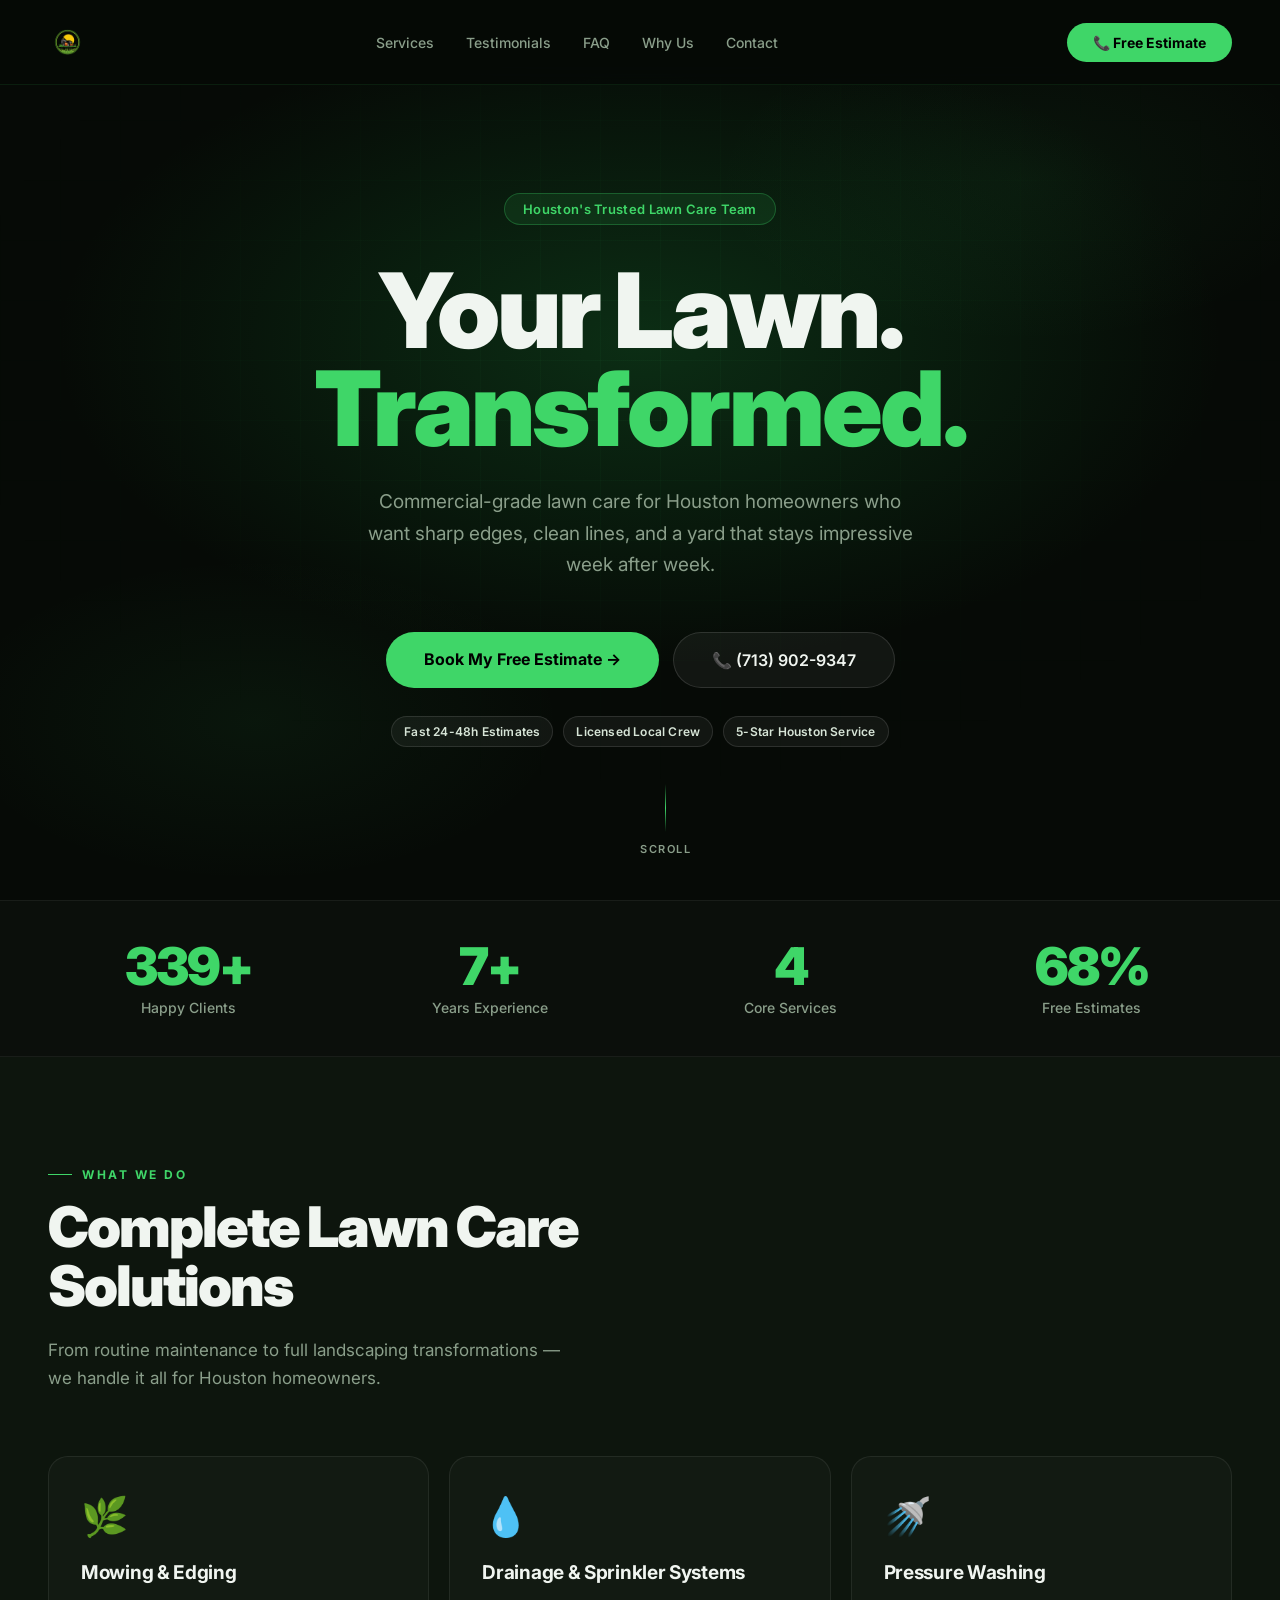
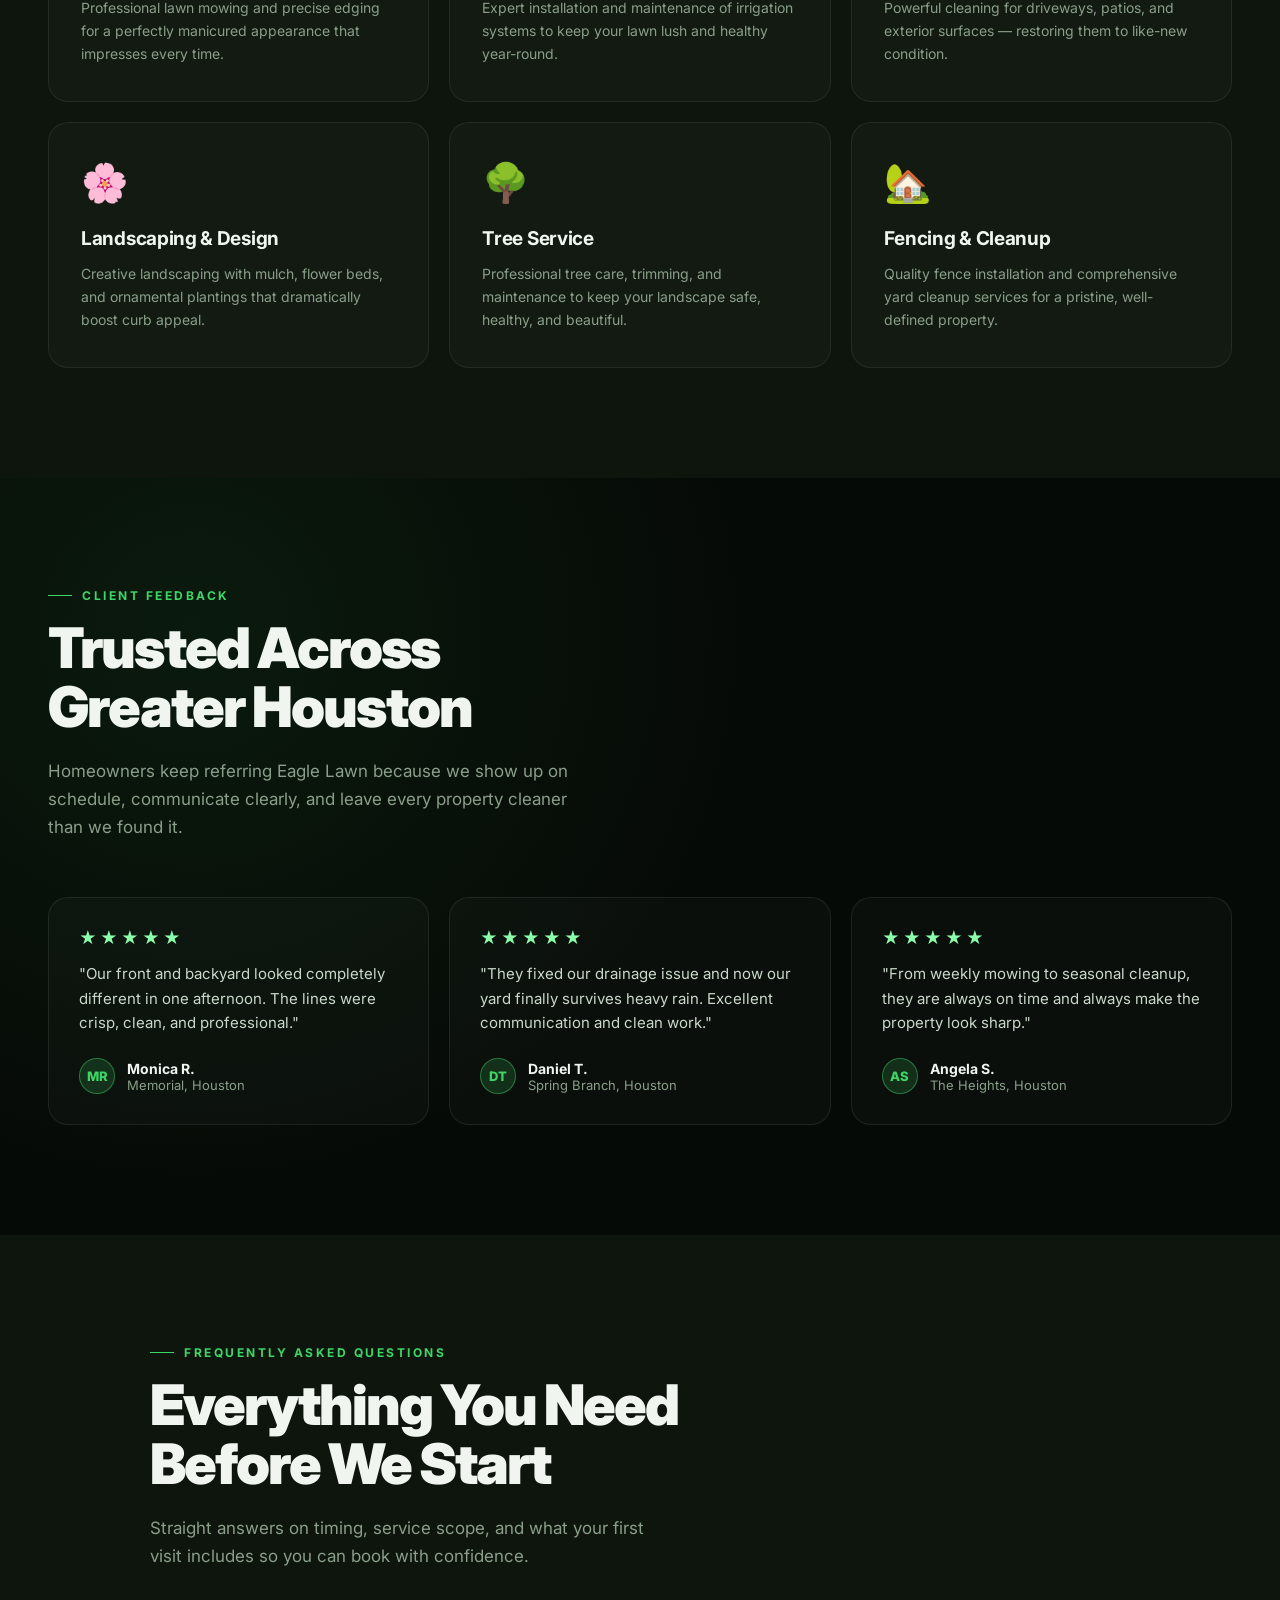
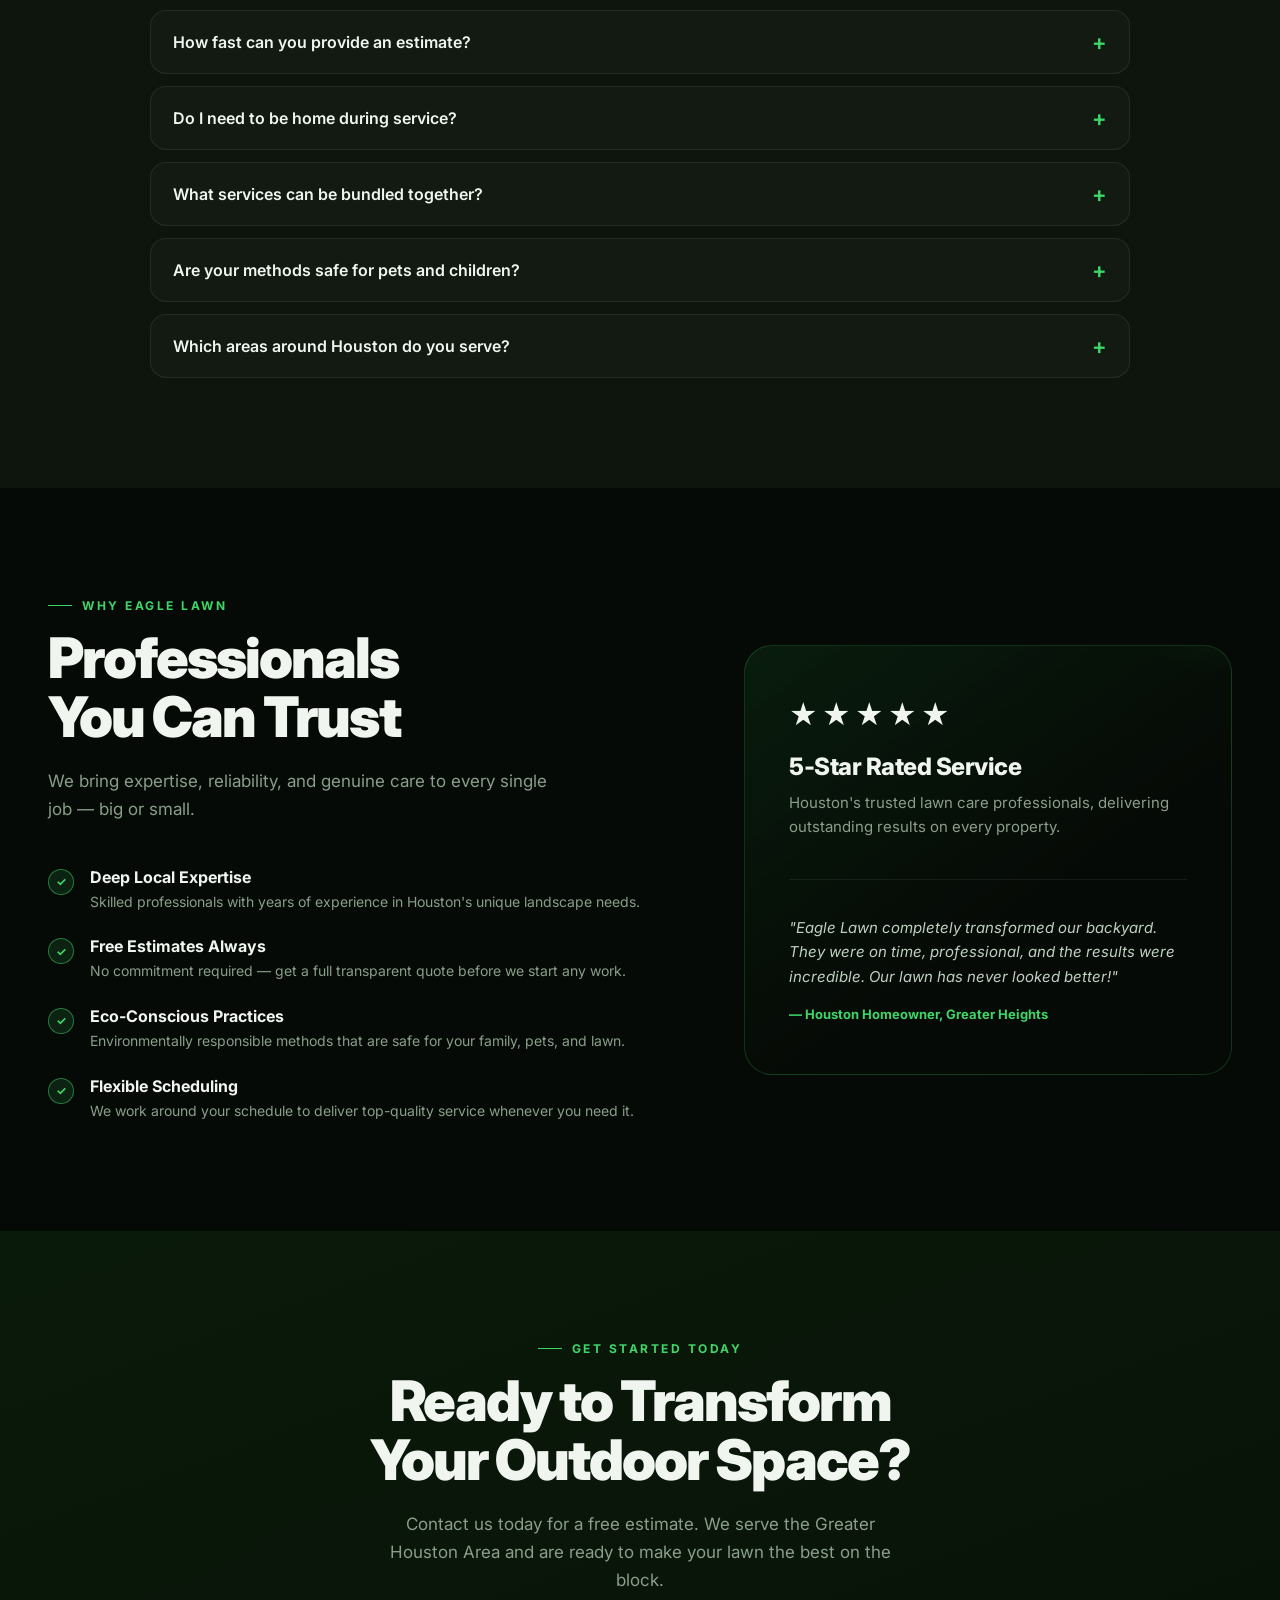
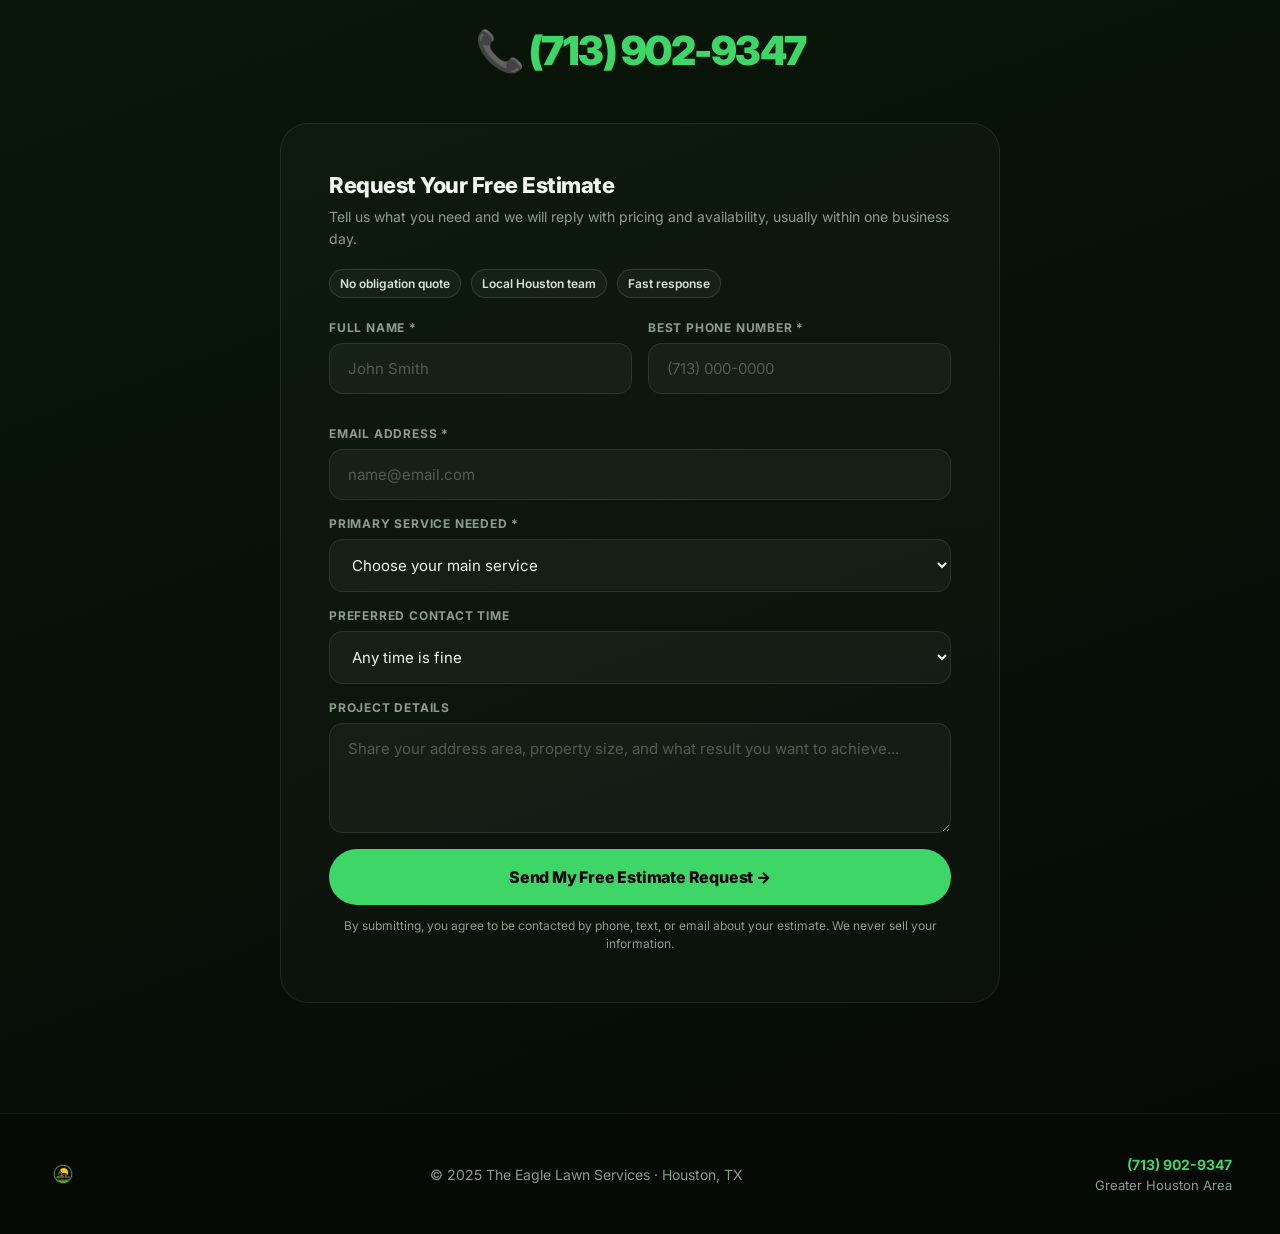
<file: public/index.html>
<!DOCTYPE html>
<html lang="en">
<head>
    <meta charset="UTF-8">
    <meta name="viewport" content="width=device-width, initial-scale=1.0">
    <title>The Eagle Lawn Services | Houston, TX</title>
    <link rel="preconnect" href="https://fonts.googleapis.com">
    <link href="https://fonts.googleapis.com/css2?family=Inter:wght@300;400;500;600;700;900&display=swap" rel="stylesheet">
    <style>
        *, *::before, *::after { box-sizing: border-box; margin: 0; padding: 0; }

        :root {
            --green: #3fd668;
            --green-dark: #1a8a3a;
            --bg: #060a06;
            --bg2: #0d150d;
            --text: #f0f5f0;
            --muted: #8a9e8a;
        }

        html { scroll-behavior: smooth; }

        body {
            font-family: 'Inter', sans-serif;
            background: var(--bg);
            color: var(--text);
            overflow-x: hidden;
        }

        /* ── NAV ── */
        nav {
            position: fixed;
            top: 0; left: 0; right: 0;
            z-index: 100;
            padding: 16px 48px;
            display: flex;
            align-items: center;
            justify-content: space-between;
            background: rgba(6,10,6,0.88);
            backdrop-filter: blur(16px);
            border-bottom: 1px solid rgba(63,214,104,0.1);
            transition: border-color 0.3s;
        }

        nav img { height: 52px; }

        nav .nav-links {
            display: flex;
            gap: 32px;
            list-style: none;
        }

        nav .nav-links a {
            color: var(--muted);
            text-decoration: none;
            font-size: 14px;
            font-weight: 500;
            transition: color 0.2s;
        }

        nav .nav-links a:hover { color: var(--text); }

        nav .cta-btn {
            background: var(--green);
            color: #000;
            padding: 11px 26px;
            border-radius: 999px;
            font-weight: 700;
            font-size: 14px;
            text-decoration: none;
            transition: transform 0.2s, box-shadow 0.2s;
        }

        nav .cta-btn:hover {
            transform: scale(1.05);
            box-shadow: 0 0 24px rgba(63,214,104,0.45);
        }

        .mobile-menu-toggle {
            display: none;
            width: 42px;
            height: 42px;
            border-radius: 10px;
            border: 1px solid rgba(255,255,255,0.15);
            background: rgba(255,255,255,0.04);
            align-items: center;
            justify-content: center;
            flex-direction: column;
            gap: 5px;
            cursor: pointer;
        }

        .mobile-menu-toggle span {
            width: 18px;
            height: 2px;
            background: var(--text);
            border-radius: 999px;
            transition: transform 0.25s ease, opacity 0.25s ease;
        }

        .mobile-menu-toggle.active span:nth-child(1) { transform: translateY(7px) rotate(45deg); }
        .mobile-menu-toggle.active span:nth-child(2) { opacity: 0; }
        .mobile-menu-toggle.active span:nth-child(3) { transform: translateY(-7px) rotate(-45deg); }

        .mobile-menu {
            position: fixed;
            top: 84px;
            left: 0;
            right: 0;
            z-index: 99;
            background: rgba(8,14,8,0.96);
            backdrop-filter: blur(16px);
            border-bottom: 1px solid rgba(63,214,104,0.15);
            padding: 18px 20px 24px;
            display: flex;
            flex-direction: column;
            gap: 10px;
            transform: translateY(-14px);
            opacity: 0;
            pointer-events: none;
            transition: transform 0.25s ease, opacity 0.25s ease;
        }

        .mobile-menu.open {
            transform: translateY(0);
            opacity: 1;
            pointer-events: auto;
        }

        .mobile-menu a {
            color: var(--text);
            text-decoration: none;
            font-weight: 600;
            font-size: 15px;
            padding: 12px 4px;
            border-bottom: 1px solid rgba(255,255,255,0.06);
        }

        .mobile-menu .mobile-cta {
            margin-top: 8px;
            border: none;
            background: var(--green);
            color: #031004;
            text-align: center;
            border-radius: 999px;
            font-weight: 800;
            padding: 13px 18px;
        }

        /* ── HERO ── */
        .hero {
            min-height: 100vh;
            display: flex;
            align-items: center;
            justify-content: center;
            flex-direction: column;
            text-align: center;
            padding: 140px 24px 100px;
            position: relative;
            overflow: hidden;
        }

        .hero-bg-glow {
            position: absolute;
            inset: 0;
            background:
                radial-gradient(ellipse 70% 55% at 50% 38%, rgba(26,138,58,0.28) 0%, transparent 65%),
                radial-gradient(ellipse 40% 30% at 20% 80%, rgba(63,214,104,0.06) 0%, transparent 60%),
                radial-gradient(ellipse 40% 30% at 80% 20%, rgba(63,214,104,0.06) 0%, transparent 60%);
            pointer-events: none;
        }

        /* Animated grid lines */
        .hero-grid {
            position: absolute;
            inset: 0;
            background-image:
                linear-gradient(rgba(63,214,104,0.04) 1px, transparent 1px),
                linear-gradient(90deg, rgba(63,214,104,0.04) 1px, transparent 1px);
            background-size: 60px 60px;
            mask-image: radial-gradient(ellipse 80% 70% at 50% 40%, black 0%, transparent 70%);
            pointer-events: none;
        }

        .hero-content { position: relative; z-index: 1; }

        .hero-badge {
            display: inline-flex;
            align-items: center;
            gap: 8px;
            background: rgba(63,214,104,0.1);
            border: 1px solid rgba(63,214,104,0.28);
            border-radius: 999px;
            padding: 7px 18px;
            font-size: 13px;
            color: var(--green);
            margin-bottom: 36px;
            font-weight: 600;
            opacity: 0;
            animation: fadeUp 0.9s 0.2s forwards;
            letter-spacing: 0.3px;
        }

        .hero h1 {
            font-size: clamp(52px, 9vw, 104px);
            font-weight: 900;
            line-height: 0.95;
            letter-spacing: -3px;
            margin-bottom: 28px;
            opacity: 0;
            animation: fadeUp 0.9s 0.4s forwards;
        }

        .hero h1 span { color: var(--green); }

        .hero p {
            font-size: clamp(16px, 2.2vw, 19px);
            color: var(--muted);
            max-width: 560px;
            line-height: 1.65;
            margin: 0 auto 52px;
            opacity: 0;
            animation: fadeUp 0.9s 0.6s forwards;
        }

        .hero-buttons {
            display: flex;
            gap: 14px;
            flex-wrap: wrap;
            justify-content: center;
            opacity: 0;
            animation: fadeUp 0.9s 0.8s forwards;
        }

        .hero-trust {
            margin-top: 28px;
            display: flex;
            justify-content: center;
            gap: 10px;
            flex-wrap: wrap;
            opacity: 0;
            animation: fadeUp 0.9s 1s forwards;
        }

        .hero-trust span {
            font-size: 12px;
            font-weight: 600;
            color: #d7e5d7;
            background: rgba(255,255,255,0.05);
            border: 1px solid rgba(255,255,255,0.11);
            border-radius: 999px;
            padding: 7px 12px;
            letter-spacing: 0.2px;
        }

        .btn-primary {
            background: var(--green);
            color: #000;
            padding: 17px 38px;
            border-radius: 999px;
            font-weight: 700;
            font-size: 16px;
            text-decoration: none;
            transition: transform 0.2s, box-shadow 0.2s;
            display: inline-block;
        }

        .btn-primary:hover {
            transform: translateY(-2px) scale(1.03);
            box-shadow: 0 8px 32px rgba(63,214,104,0.5);
        }

        .btn-secondary {
            background: rgba(255,255,255,0.05);
            color: var(--text);
            padding: 17px 38px;
            border-radius: 999px;
            font-weight: 600;
            font-size: 16px;
            text-decoration: none;
            border: 1px solid rgba(255,255,255,0.12);
            transition: background 0.2s, border-color 0.2s;
            display: inline-block;
        }

        .btn-secondary:hover {
            background: rgba(255,255,255,0.09);
            border-color: rgba(255,255,255,0.2);
        }

        .scroll-indicator {
            position: absolute;
            bottom: 44px;
            left: 50%;
            transform: translateX(-50%);
            opacity: 0;
            animation: fadeUp 1s 1.6s forwards;
            display: flex;
            flex-direction: column;
            align-items: center;
            gap: 10px;
            color: var(--muted);
            font-size: 11px;
            font-weight: 600;
            letter-spacing: 1.5px;
            text-transform: uppercase;
        }

        .scroll-indicator .line {
            width: 1px;
            height: 48px;
            background: linear-gradient(to bottom, transparent, var(--green), transparent);
            animation: lineFlow 2.4s ease-in-out infinite;
        }

        /* ── STATS TICKER ── */
        .stats-bar {
            border-top: 1px solid rgba(255,255,255,0.06);
            border-bottom: 1px solid rgba(255,255,255,0.06);
            background: rgba(255,255,255,0.02);
            padding: 40px 48px;
            display: grid;
            grid-template-columns: repeat(4, 1fr);
            gap: 20px;
            text-align: center;
        }

        .stat-item {
            opacity: 0;
            transform: translateY(20px);
            transition: all 0.6s ease;
        }

        .stat-item.visible { opacity: 1; transform: none; }

        .stat-item .number {
            font-size: 52px;
            font-weight: 900;
            color: var(--green);
            line-height: 1;
            letter-spacing: -2px;
        }

        .stat-item .label {
            font-size: 14px;
            color: var(--muted);
            margin-top: 6px;
            font-weight: 500;
        }

        /* ── SECTIONS ── */
        section { padding: 110px 48px; }

        .section-label {
            font-size: 12px;
            font-weight: 700;
            color: var(--green);
            text-transform: uppercase;
            letter-spacing: 2.5px;
            margin-bottom: 16px;
            display: flex;
            align-items: center;
            gap: 10px;
        }

        .section-label::before {
            content: '';
            display: block;
            width: 24px;
            height: 1px;
            background: var(--green);
        }

        .section-title {
            font-size: clamp(34px, 5vw, 56px);
            font-weight: 900;
            letter-spacing: -2px;
            line-height: 1.05;
            margin-bottom: 20px;
        }

        .section-subtitle {
            font-size: 17px;
            color: var(--muted);
            max-width: 520px;
            line-height: 1.65;
        }

        /* ── SERVICES ── */
        .services { background: var(--bg2); }

        .services-inner { max-width: 1240px; margin: 0 auto; }

        .services-header {
            margin-bottom: 64px;
            opacity: 0;
            transform: translateY(30px);
            transition: all 0.7s ease;
        }

        .services-header.visible { opacity: 1; transform: none; }

        .services-grid {
            display: grid;
            grid-template-columns: repeat(3, 1fr);
            gap: 20px;
        }

        .service-card {
            background: rgba(255,255,255,0.025);
            border: 1px solid rgba(255,255,255,0.07);
            border-radius: 20px;
            padding: 36px 32px;
            transition: border-color 0.3s, transform 0.3s, background 0.3s, box-shadow 0.3s;
            opacity: 0;
            transform: translateY(40px);
            position: relative;
            overflow: hidden;
        }

        .service-card::before {
            content: '';
            position: absolute;
            top: 0; left: 0; right: 0;
            height: 2px;
            background: linear-gradient(90deg, transparent, var(--green), transparent);
            opacity: 0;
            transition: opacity 0.3s;
        }

        .service-card:hover::before { opacity: 1; }

        .service-card.visible { opacity: 1; transform: none; }

        .service-card:hover {
            border-color: rgba(63,214,104,0.25);
            background: rgba(63,214,104,0.04);
            transform: translateY(-6px);
            box-shadow: 0 20px 40px rgba(0,0,0,0.3);
        }

        .service-icon {
            font-size: 38px;
            margin-bottom: 22px;
            display: block;
        }

        .service-card h3 {
            font-size: 19px;
            font-weight: 700;
            margin-bottom: 12px;
            letter-spacing: -0.3px;
        }

        .service-card p {
            font-size: 14px;
            color: var(--muted);
            line-height: 1.65;
        }

        /* ── TESTIMONIALS ── */
        .testimonials {
            background: radial-gradient(circle at 15% 20%, rgba(63,214,104,0.08) 0%, transparent 45%), var(--bg);
        }

        .testimonials-inner {
            max-width: 1240px;
            margin: 0 auto;
        }

        .testimonials-header {
            margin-bottom: 56px;
        }

        .testimonials-grid {
            display: grid;
            grid-template-columns: repeat(3, 1fr);
            gap: 20px;
        }

        .testimonial-card {
            background: rgba(255,255,255,0.025);
            border: 1px solid rgba(255,255,255,0.08);
            border-radius: 20px;
            padding: 30px;
            transition: transform 0.3s ease, border-color 0.3s ease, background 0.3s ease;
        }

        .testimonial-card:hover {
            transform: translateY(-6px);
            border-color: rgba(63,214,104,0.28);
            background: rgba(63,214,104,0.045);
        }

        .testimonial-stars {
            letter-spacing: 3px;
            color: #8bffac;
            font-size: 17px;
            margin-bottom: 14px;
        }

        .testimonial-quote {
            color: #cad8ca;
            line-height: 1.65;
            font-size: 15px;
            margin-bottom: 22px;
        }

        .testimonial-meta {
            display: flex;
            align-items: center;
            gap: 12px;
        }

        .avatar-pill {
            width: 36px;
            height: 36px;
            border-radius: 50%;
            background: rgba(63,214,104,0.16);
            border: 1px solid rgba(63,214,104,0.45);
            display: flex;
            align-items: center;
            justify-content: center;
            font-size: 13px;
            font-weight: 800;
            color: var(--green);
            flex-shrink: 0;
        }

        .testimonial-name {
            font-size: 14px;
            font-weight: 700;
        }

        .testimonial-location {
            font-size: 13px;
            color: var(--muted);
        }

        /* ── FAQ ── */
        .faq {
            background: var(--bg2);
        }

        .faq-inner {
            max-width: 980px;
            margin: 0 auto;
        }

        .faq-list {
            margin-top: 40px;
            display: flex;
            flex-direction: column;
            gap: 12px;
        }

        .faq-item {
            background: rgba(255,255,255,0.025);
            border: 1px solid rgba(255,255,255,0.08);
            border-radius: 16px;
            overflow: hidden;
        }

        .faq-trigger {
            width: 100%;
            background: none;
            color: var(--text);
            border: none;
            text-align: left;
            font-family: inherit;
            font-size: 16px;
            font-weight: 600;
            padding: 20px 22px;
            cursor: pointer;
            display: flex;
            align-items: center;
            justify-content: space-between;
            gap: 14px;
        }

        .faq-icon {
            font-size: 22px;
            line-height: 1;
            color: var(--green);
            transition: transform 0.2s ease;
        }

        .faq-item.open .faq-icon {
            transform: rotate(45deg);
        }

        .faq-content {
            max-height: 0;
            overflow: hidden;
            transition: max-height 0.32s ease;
        }

        .faq-content p {
            padding: 0 22px 20px;
            color: var(--muted);
            font-size: 15px;
            line-height: 1.7;
        }

        /* ── REVEAL HELPERS ── */
        .reveal {
            opacity: 0;
            transform: translateY(28px);
            transition: opacity 0.62s ease, transform 0.62s ease;
        }

        .reveal.visible {
            opacity: 1;
            transform: none;
        }

        /* ── WHY US ── */
        .why-us-inner {
            max-width: 1240px;
            margin: 0 auto;
            display: grid;
            grid-template-columns: 1.1fr 0.9fr;
            gap: 100px;
            align-items: center;
        }

        .why-us-text {
            opacity: 0;
            transform: translateX(-40px);
            transition: all 0.7s ease;
        }

        .why-us-text.visible { opacity: 1; transform: none; }

        .why-us-list {
            margin-top: 44px;
            display: flex;
            flex-direction: column;
            gap: 24px;
        }

        .why-item {
            display: flex;
            align-items: flex-start;
            gap: 16px;
            opacity: 0;
            transform: translateX(-20px);
            transition: all 0.5s ease;
        }

        .why-item.visible { opacity: 1; transform: none; }

        .why-item .check {
            width: 26px;
            height: 26px;
            border-radius: 50%;
            background: rgba(63,214,104,0.12);
            border: 1px solid rgba(63,214,104,0.5);
            color: var(--green);
            display: flex;
            align-items: center;
            justify-content: center;
            font-size: 12px;
            font-weight: 700;
            flex-shrink: 0;
            margin-top: 2px;
        }

        .why-item-text strong {
            font-size: 16px;
            font-weight: 700;
            display: block;
            margin-bottom: 4px;
        }

        .why-item-text span {
            font-size: 14px;
            color: var(--muted);
            line-height: 1.55;
        }

        .why-us-visual {
            opacity: 0;
            transform: translateX(40px);
            transition: all 0.7s ease 0.15s;
        }

        .why-us-visual.visible { opacity: 1; transform: none; }

        .glow-card {
            background: linear-gradient(145deg, rgba(26,138,58,0.15) 0%, rgba(6,10,6,0.5) 60%);
            border: 1px solid rgba(63,214,104,0.2);
            border-radius: 28px;
            padding: 52px 44px;
            position: relative;
            overflow: hidden;
        }

        .glow-card::before {
            content: '';
            position: absolute;
            top: -60%;
            right: -30%;
            width: 300px;
            height: 300px;
            border-radius: 50%;
            background: radial-gradient(circle, rgba(63,214,104,0.12) 0%, transparent 65%);
            pointer-events: none;
        }

        .stars {
            font-size: 28px;
            letter-spacing: 4px;
            margin-bottom: 20px;
        }

        .glow-card .big-label {
            font-size: 24px;
            font-weight: 800;
            margin-bottom: 10px;
            letter-spacing: -0.5px;
        }

        .glow-card .sub-label {
            font-size: 15px;
            color: var(--muted);
            line-height: 1.6;
        }

        .review-block {
            margin-top: 40px;
            padding-top: 36px;
            border-top: 1px solid rgba(255,255,255,0.07);
        }

        .review-block .quote {
            font-size: 15px;
            color: #c0d0c0;
            font-style: italic;
            line-height: 1.65;
            margin-bottom: 16px;
        }

        .review-block .author {
            font-size: 13px;
            font-weight: 700;
            color: var(--green);
        }

        /* ── CTA ── */
        .cta-section {
            background: linear-gradient(160deg, #0a1a0a 0%, #060a06 100%);
            text-align: center;
        }

        .cta-inner {
            max-width: 720px;
            margin: 0 auto;
            opacity: 0;
            transform: translateY(40px);
            transition: all 0.7s ease;
        }

        .cta-inner.visible { opacity: 1; transform: none; }

        .phone-link {
            display: inline-flex;
            align-items: center;
            gap: 12px;
            font-size: clamp(28px, 5vw, 40px);
            font-weight: 900;
            color: var(--green);
            text-decoration: none;
            letter-spacing: -1.5px;
            margin: 32px 0 48px;
            transition: opacity 0.2s, transform 0.2s;
        }

        .phone-link:hover {
            opacity: 0.85;
            transform: scale(1.02);
        }

        /* ── FORM ── */
        .contact-form {
            background: rgba(255,255,255,0.025);
            border: 1px solid rgba(255,255,255,0.08);
            border-radius: 28px;
            padding: 48px;
            text-align: left;
        }

        .contact-form h3 {
            font-size: 22px;
            font-weight: 800;
            margin-bottom: 8px;
            letter-spacing: -0.5px;
        }

        .form-intro {
            font-size: 14px;
            color: var(--muted);
            line-height: 1.6;
            margin-bottom: 18px;
        }

        .form-trust {
            display: flex;
            gap: 10px;
            flex-wrap: wrap;
            margin-bottom: 22px;
        }

        .form-trust span {
            font-size: 12px;
            font-weight: 600;
            color: #d4e4d4;
            background: rgba(255,255,255,0.04);
            border: 1px solid rgba(255,255,255,0.12);
            border-radius: 999px;
            padding: 6px 10px;
        }

        .form-row {
            display: grid;
            grid-template-columns: 1fr 1fr;
            gap: 16px;
            margin-bottom: 16px;
        }

        .form-group {
            display: flex;
            flex-direction: column;
            gap: 8px;
            margin-bottom: 16px;
        }

        .form-group label {
            font-size: 12px;
            font-weight: 700;
            color: var(--muted);
            text-transform: uppercase;
            letter-spacing: 0.8px;
        }

        .form-group input,
        .form-group select,
        .form-group textarea {
            background: rgba(255,255,255,0.04);
            border: 1px solid rgba(255,255,255,0.09);
            border-radius: 14px;
            padding: 15px 18px;
            color: var(--text);
            font-size: 15px;
            font-family: inherit;
            transition: border-color 0.2s, background 0.2s;
            outline: none;
            width: 100%;
        }

        .form-group input::placeholder,
        .form-group textarea::placeholder { color: rgba(138,158,138,0.5); }

        .form-group input:focus,
        .form-group select:focus,
        .form-group textarea:focus {
            border-color: var(--green);
            background: rgba(63,214,104,0.04);
        }

        .form-group select option { background: #0d150d; color: var(--text); }

        .form-group textarea { resize: vertical; min-height: 110px; }

        .form-submit {
            width: 100%;
            background: var(--green);
            color: #000;
            border: none;
            border-radius: 999px;
            padding: 18px;
            font-size: 16px;
            font-weight: 800;
            cursor: pointer;
            font-family: inherit;
            transition: opacity 0.2s, transform 0.2s, box-shadow 0.2s;
            letter-spacing: -0.2px;
        }

        .form-submit:hover {
            opacity: 0.92;
            transform: scale(1.02);
            box-shadow: 0 8px 28px rgba(63,214,104,0.4);
        }

        .form-note {
            margin-top: 12px;
            color: var(--muted);
            font-size: 12px;
            text-align: center;
            line-height: 1.55;
        }

        /* ── FOOTER ── */
        footer {
            border-top: 1px solid rgba(255,255,255,0.06);
            padding: 40px 48px;
            display: flex;
            align-items: center;
            justify-content: space-between;
            gap: 20px;
            flex-wrap: wrap;
        }

        footer img { height: 40px; }

        footer p {
            font-size: 14px;
            color: var(--muted);
        }

        footer .footer-right {
            display: flex;
            flex-direction: column;
            align-items: flex-end;
            gap: 4px;
        }

        .scroll-to-top {
            position: fixed;
            right: 22px;
            bottom: 22px;
            width: 44px;
            height: 44px;
            border-radius: 50%;
            border: 1px solid rgba(63,214,104,0.35);
            background: rgba(9,17,9,0.9);
            color: var(--green);
            font-size: 20px;
            font-weight: 700;
            cursor: pointer;
            z-index: 120;
            opacity: 0;
            transform: translateY(10px);
            pointer-events: none;
            transition: opacity 0.22s ease, transform 0.22s ease;
        }

        .scroll-to-top.show {
            opacity: 1;
            transform: translateY(0);
            pointer-events: auto;
        }

        /* ── ANIMATIONS ── */
        @keyframes fadeUp {
            from { opacity: 0; transform: translateY(28px); }
            to { opacity: 1; transform: translateY(0); }
        }

        @keyframes lineFlow {
            0% { opacity: 0; transform: scaleY(0) translateY(-100%); }
            50% { opacity: 1; transform: scaleY(1) translateY(0); }
            100% { opacity: 0; transform: scaleY(0) translateY(100%); }
        }

        /* ── RESPONSIVE ── */
        @media (max-width: 1024px) {
            .services-grid { grid-template-columns: repeat(2, 1fr); }
            .why-us-inner { grid-template-columns: 1fr; gap: 60px; }
            .why-us-visual { transform: none; }
            .testimonials-grid { grid-template-columns: repeat(2, 1fr); }
        }

        @media (max-width: 768px) {
            nav { padding: 14px 20px; }
            nav .nav-links { display: none; }
            nav .cta-btn { display: none; }
            .mobile-menu-toggle { display: inline-flex; }
            section { padding: 80px 24px; }
            .stats-bar { grid-template-columns: repeat(2, 1fr); padding: 36px 24px; }
            .services-grid { grid-template-columns: 1fr; }
            .testimonials-grid { grid-template-columns: 1fr; }
            .form-row { grid-template-columns: 1fr; }
            .contact-form { padding: 32px 24px; }
            .form-trust { gap: 8px; margin-bottom: 18px; }
            footer { flex-direction: column; text-align: center; }
            footer .footer-right { align-items: center; }
            .reveal { transition-duration: 0.46s; transform: translateY(18px); }
            .hero-trust { margin-top: 22px; }
            .scroll-indicator { bottom: 24px; }
        }

        @media (prefers-reduced-motion: reduce) {
            *, *::before, *::after {
                animation: none !important;
                transition: none !important;
                scroll-behavior: auto !important;
            }
        }
    </style>
</head>
<body>

<!-- NAV -->
<nav id="navbar">
    <img src="images/logo.png" alt="The Eagle Lawn Services">
    <ul class="nav-links">
        <li><a href="#services">Services</a></li>
        <li><a href="#testimonials">Testimonials</a></li>
        <li><a href="#faq">FAQ</a></li>
        <li><a href="#why-us">Why Us</a></li>
        <li><a href="#contact">Contact</a></li>
    </ul>
    <a href="tel:7139029347" class="cta-btn">📞 Free Estimate</a>
    <button class="mobile-menu-toggle" id="mobileMenuToggle" aria-label="Open menu" aria-expanded="false" aria-controls="mobileMenu">
        <span></span>
        <span></span>
        <span></span>
    </button>
</nav>

<div class="mobile-menu" id="mobileMenu">
    <a href="#services">Services</a>
    <a href="#testimonials">Testimonials</a>
    <a href="#faq">FAQ</a>
    <a href="#why-us">Why Us</a>
    <a href="#contact">Contact</a>
    <a href="tel:7139029347" class="mobile-cta">📞 Free Estimate</a>
</div>

<!-- HERO -->
<div class="hero">
    <div class="hero-bg-glow"></div>
    <div class="hero-grid"></div>
    <div class="hero-content">
        <div class="hero-badge">Houston's Trusted Lawn Care Team</div>
        <h1>Your Lawn.<br><span>Transformed.</span></h1>
        <p>Commercial-grade lawn care for Houston homeowners who want sharp edges, clean lines, and a yard that stays impressive week after week.</p>
        <div class="hero-buttons">
            <a href="#contact" class="btn-primary">Book My Free Estimate →</a>
            <a href="tel:7139029347" class="btn-secondary">📞 (713) 902-9347</a>
        </div>
        <div class="hero-trust">
            <span>Fast 24-48h Estimates</span>
            <span>Licensed Local Crew</span>
            <span>5-Star Houston Service</span>
        </div>
    </div>
    <div class="scroll-indicator">
        <div class="line"></div>
        Scroll
    </div>
</div>

<!-- STATS -->
<div class="stats-bar">
    <div class="stat-item">
        <div class="number stat-value">500+</div>
        <div class="label">Happy Clients</div>
    </div>
    <div class="stat-item">
        <div class="number stat-value">10+</div>
        <div class="label">Years Experience</div>
    </div>
    <div class="stat-item">
        <div class="number stat-value">6</div>
        <div class="label">Core Services</div>
    </div>
    <div class="stat-item">
        <div class="number stat-value">100%</div>
        <div class="label">Free Estimates</div>
    </div>
</div>

<!-- SERVICES -->
<section class="services" id="services">
    <div class="services-inner">
        <div class="services-header">
            <div class="section-label">What We Do</div>
            <h2 class="section-title">Complete Lawn Care<br>Solutions</h2>
            <p class="section-subtitle">From routine maintenance to full landscaping transformations — we handle it all for Houston homeowners.</p>
        </div>
        <div class="services-grid">
            <div class="service-card">
                <span class="service-icon">🌿</span>
                <h3>Mowing & Edging</h3>
                <p>Professional lawn mowing and precise edging for a perfectly manicured appearance that impresses every time.</p>
            </div>
            <div class="service-card">
                <span class="service-icon">💧</span>
                <h3>Drainage & Sprinkler Systems</h3>
                <p>Expert installation and maintenance of irrigation systems to keep your lawn lush and healthy year-round.</p>
            </div>
            <div class="service-card">
                <span class="service-icon">🚿</span>
                <h3>Pressure Washing</h3>
                <p>Powerful cleaning for driveways, patios, and exterior surfaces — restoring them to like-new condition.</p>
            </div>
            <div class="service-card">
                <span class="service-icon">🌸</span>
                <h3>Landscaping & Design</h3>
                <p>Creative landscaping with mulch, flower beds, and ornamental plantings that dramatically boost curb appeal.</p>
            </div>
            <div class="service-card">
                <span class="service-icon">🌳</span>
                <h3>Tree Service</h3>
                <p>Professional tree care, trimming, and maintenance to keep your landscape safe, healthy, and beautiful.</p>
            </div>
            <div class="service-card">
                <span class="service-icon">🏡</span>
                <h3>Fencing & Cleanup</h3>
                <p>Quality fence installation and comprehensive yard cleanup services for a pristine, well-defined property.</p>
            </div>
        </div>
    </div>
</section>

<!-- TESTIMONIALS -->
<section class="testimonials" id="testimonials">
    <div class="testimonials-inner">
        <div class="testimonials-header">
            <div class="section-label">Client Feedback</div>
            <h2 class="section-title">Trusted Across<br>Greater Houston</h2>
            <p class="section-subtitle">Homeowners keep referring Eagle Lawn because we show up on schedule, communicate clearly, and leave every property cleaner than we found it.</p>
        </div>
        <div class="testimonials-grid">
            <article class="testimonial-card">
                <div class="testimonial-stars">★★★★★</div>
                <p class="testimonial-quote">"Our front and backyard looked completely different in one afternoon. The lines were crisp, clean, and professional."</p>
                <div class="testimonial-meta">
                    <div class="avatar-pill">MR</div>
                    <div>
                        <div class="testimonial-name">Monica R.</div>
                        <div class="testimonial-location">Memorial, Houston</div>
                    </div>
                </div>
            </article>
            <article class="testimonial-card">
                <div class="testimonial-stars">★★★★★</div>
                <p class="testimonial-quote">"They fixed our drainage issue and now our yard finally survives heavy rain. Excellent communication and clean work."</p>
                <div class="testimonial-meta">
                    <div class="avatar-pill">DT</div>
                    <div>
                        <div class="testimonial-name">Daniel T.</div>
                        <div class="testimonial-location">Spring Branch, Houston</div>
                    </div>
                </div>
            </article>
            <article class="testimonial-card">
                <div class="testimonial-stars">★★★★★</div>
                <p class="testimonial-quote">"From weekly mowing to seasonal cleanup, they are always on time and always make the property look sharp."</p>
                <div class="testimonial-meta">
                    <div class="avatar-pill">AS</div>
                    <div>
                        <div class="testimonial-name">Angela S.</div>
                        <div class="testimonial-location">The Heights, Houston</div>
                    </div>
                </div>
            </article>
        </div>
    </div>
</section>

<!-- FAQ -->
<section class="faq" id="faq">
    <div class="faq-inner">
        <div class="section-label">Frequently Asked Questions</div>
        <h2 class="section-title">Everything You Need<br>Before We Start</h2>
        <p class="section-subtitle">Straight answers on timing, service scope, and what your first visit includes so you can book with confidence.</p>
        <div class="faq-list">
            <article class="faq-item">
                <button class="faq-trigger" aria-expanded="false">
                    How fast can you provide an estimate?
                    <span class="faq-icon">+</span>
                </button>
                <div class="faq-content">
                    <p>Most estimates are scheduled within 24-48 hours. We provide clear pricing and scope before any work begins.</p>
                </div>
            </article>
            <article class="faq-item">
                <button class="faq-trigger" aria-expanded="false">
                    Do I need to be home during service?
                    <span class="faq-icon">+</span>
                </button>
                <div class="faq-content">
                    <p>No. As long as we have access to the yard, we can complete service and send progress photos and updates afterward.</p>
                </div>
            </article>
            <article class="faq-item">
                <button class="faq-trigger" aria-expanded="false">
                    What services can be bundled together?
                    <span class="faq-icon">+</span>
                </button>
                <div class="faq-content">
                    <p>Clients commonly bundle mowing, edging, cleanup, drainage checks, and seasonal landscaping for better long-term results.</p>
                </div>
            </article>
            <article class="faq-item">
                <button class="faq-trigger" aria-expanded="false">
                    Are your methods safe for pets and children?
                    <span class="faq-icon">+</span>
                </button>
                <div class="faq-content">
                    <p>Yes. We use responsible, eco-conscious practices and discuss any treatment details in advance when needed.</p>
                </div>
            </article>
            <article class="faq-item">
                <button class="faq-trigger" aria-expanded="false">
                    Which areas around Houston do you serve?
                    <span class="faq-icon">+</span>
                </button>
                <div class="faq-content">
                    <p>We serve most neighborhoods across Greater Houston. Contact us and we can confirm your exact location immediately.</p>
                </div>
            </article>
        </div>
    </div>
</section>

<!-- WHY US -->
<section class="why-us" id="why-us">
    <div class="why-us-inner">
        <div class="why-us-text">
            <div class="section-label">Why Eagle Lawn</div>
            <h2 class="section-title">Professionals<br>You Can Trust</h2>
            <p class="section-subtitle">We bring expertise, reliability, and genuine care to every single job — big or small.</p>
            <div class="why-us-list">
                <div class="why-item">
                    <div class="check">✓</div>
                    <div class="why-item-text">
                        <strong>Deep Local Expertise</strong>
                        <span>Skilled professionals with years of experience in Houston's unique landscape needs.</span>
                    </div>
                </div>
                <div class="why-item">
                    <div class="check">✓</div>
                    <div class="why-item-text">
                        <strong>Free Estimates Always</strong>
                        <span>No commitment required — get a full transparent quote before we start any work.</span>
                    </div>
                </div>
                <div class="why-item">
                    <div class="check">✓</div>
                    <div class="why-item-text">
                        <strong>Eco-Conscious Practices</strong>
                        <span>Environmentally responsible methods that are safe for your family, pets, and lawn.</span>
                    </div>
                </div>
                <div class="why-item">
                    <div class="check">✓</div>
                    <div class="why-item-text">
                        <strong>Flexible Scheduling</strong>
                        <span>We work around your schedule to deliver top-quality service whenever you need it.</span>
                    </div>
                </div>
            </div>
        </div>
        <div class="why-us-visual">
            <div class="glow-card">
                <div class="stars">★★★★★</div>
                <div class="big-label">5-Star Rated Service</div>
                <div class="sub-label">Houston's trusted lawn care professionals, delivering outstanding results on every property.</div>
                <div class="review-block">
                    <div class="quote">"Eagle Lawn completely transformed our backyard. They were on time, professional, and the results were incredible. Our lawn has never looked better!"</div>
                    <div class="author">— Houston Homeowner, Greater Heights</div>
                </div>
            </div>
        </div>
    </div>
</section>

<!-- CTA / CONTACT -->
<section class="cta-section" id="contact">
    <div class="cta-inner">
        <div class="section-label" style="justify-content: center;">Get Started Today</div>
        <h2 class="section-title">Ready to Transform<br>Your Outdoor Space?</h2>
        <p class="section-subtitle" style="margin: 0 auto;">Contact us today for a free estimate. We serve the Greater Houston Area and are ready to make your lawn the best on the block.</p>
        <div>
            <a href="tel:7139029347" class="phone-link">📞 (713) 902-9347</a>
        </div>
        <div class="contact-form">
            <h3>Request Your Free Estimate</h3>
            <p class="form-intro">Tell us what you need and we will reply with pricing and availability, usually within one business day.</p>
            <div class="form-trust">
                <span>No obligation quote</span>
                <span>Local Houston team</span>
                <span>Fast response</span>
            </div>
            <div class="form-row">
                <div class="form-group">
                    <label>Full Name *</label>
                    <input type="text" placeholder="John Smith" required>
                </div>
                <div class="form-group">
                    <label>Best Phone Number *</label>
                    <input type="tel" inputmode="tel" placeholder="(713) 000-0000" required>
                </div>
            </div>
            <div class="form-group">
                <label>Email Address *</label>
                <input type="email" placeholder="name@email.com" required>
            </div>
            <div class="form-group">
                <label>Primary Service Needed *</label>
                <select>
                    <option value="">Choose your main service</option>
                    <option>Mowing & Edging</option>
                    <option>Drainage & Sprinkler Systems</option>
                    <option>Pressure Washing</option>
                    <option>Landscaping & Design</option>
                    <option>Tree Service</option>
                    <option>Fencing & Cleanup</option>
                    <option>Other</option>
                </select>
            </div>
            <div class="form-group">
                <label>Preferred Contact Time</label>
                <select>
                    <option value="">Any time is fine</option>
                    <option>Morning (8am - 12pm)</option>
                    <option>Afternoon (12pm - 4pm)</option>
                    <option>Evening (4pm - 7pm)</option>
                </select>
            </div>
            <div class="form-group">
                <label>Project Details</label>
                <textarea placeholder="Share your address area, property size, and what result you want to achieve..."></textarea>
            </div>
            <button class="form-submit">Send My Free Estimate Request →</button>
            <p class="form-note">By submitting, you agree to be contacted by phone, text, or email about your estimate. We never sell your information.</p>
        </div>
    </div>
</section>

<!-- FOOTER -->
<footer>
    <img src="images/logo.png" alt="The Eagle Lawn Services">
    <p>© 2025 The Eagle Lawn Services · Houston, TX</p>
    <div class="footer-right">
        <p><a href="tel:7139029347" style="color: var(--green); text-decoration: none; font-weight: 700;">(713) 902-9347</a></p>
        <p style="font-size: 13px;">Greater Houston Area</p>
    </div>
</footer>

<button class="scroll-to-top" id="scrollTopBtn" aria-label="Scroll to top">↑</button>

<script>
    // Mobile navigation
    const mobileToggle = document.getElementById('mobileMenuToggle');
    const mobileMenu = document.getElementById('mobileMenu');

    if (mobileToggle && mobileMenu) {
        mobileToggle.addEventListener('click', () => {
            const isOpen = mobileMenu.classList.toggle('open');
            mobileToggle.classList.toggle('active', isOpen);
            mobileToggle.setAttribute('aria-expanded', String(isOpen));
        });

        mobileMenu.querySelectorAll('a').forEach(link => {
            link.addEventListener('click', () => {
                mobileMenu.classList.remove('open');
                mobileToggle.classList.remove('active');
                mobileToggle.setAttribute('aria-expanded', 'false');
            });
        });
    }

    // Add reveal classes and stagger delays from JS
    const revealSelectors = [
        '.service-card',
        '.step',
        '.pricing-card',
        '.testimonial-card',
        '.product-card',
        '.review-card',
        '.stat-item',
        '.info-card',
        '.services-header',
        '.why-us-text',
        '.why-us-visual',
        '.why-item',
        '.cta-inner',
        '.faq-item'
    ];

    const revealTargets = document.querySelectorAll(revealSelectors.join(','));
    revealTargets.forEach(el => {
        el.classList.add('reveal');
        if (!el.dataset.delay) {
            const parent = el.parentElement;
            const siblings = parent ? Array.from(parent.children).filter(node => node.classList.contains(el.classList[0])) : [];
            const index = siblings.indexOf(el);
            const column = index > -1 ? (index % 3) : 0;
            el.dataset.delay = String(column * 80);
        }
    });

    const revealObserver = new IntersectionObserver((entries, observer) => {
        entries.forEach(entry => {
            if (!entry.isIntersecting) return;
            const delay = Number(entry.target.dataset.delay || 0);
            setTimeout(() => {
                entry.target.classList.add('visible');
            }, delay);
            observer.unobserve(entry.target);
        });
    }, { threshold: 0.12 });

    revealTargets.forEach(el => revealObserver.observe(el));

    // Nav border + scroll-to-top visibility
    const scrollTopBtn = document.getElementById('scrollTopBtn');
    const heroScroll = document.querySelector('.scroll-indicator');
    window.addEventListener('scroll', () => {
        const nav = document.getElementById('navbar');
        nav.style.borderBottomColor = window.scrollY > 60
            ? 'rgba(63,214,104,0.18)' : 'rgba(63,214,104,0.10)';

        if (scrollTopBtn) {
            scrollTopBtn.classList.toggle('show', window.scrollY > 400);
        }

        if (heroScroll) {
            heroScroll.style.opacity = window.scrollY > 40 ? '0' : '';
        }
    }, { passive: true });

    if (scrollTopBtn) {
        scrollTopBtn.addEventListener('click', () => {
            window.scrollTo({ top: 0, behavior: 'smooth' });
        });
    }

    // Animated counters using setInterval and 1400ms duration
    function startCounter(el) {
        if (!el || el.dataset.started === 'true') return;

        const rawText = (el.dataset.original || el.textContent || '').trim();
        const numericPart = (rawText.match(/\d+(?:\.\d+)?/) || ['0'])[0];
        const target = parseFloat(numericPart);
        const suffix = rawText.replace(numericPart, '');
        const duration = 1400;
        const tickRate = 16;
        const steps = Math.max(1, Math.floor(duration / tickRate));
        let step = 0;

        el.dataset.started = 'true';
        el.textContent = '0' + suffix;

        const intervalId = setInterval(() => {
            step += 1;
            const progress = Math.min(step / steps, 1);
            const current = Math.round(target * progress);
            el.textContent = String(current) + suffix;

            if (progress >= 1) {
                clearInterval(intervalId);
                el.textContent = String(Math.round(target)) + suffix;
            }
        }, tickRate);
    }

    document.querySelectorAll('.stat-value').forEach(el => {
        el.dataset.original = el.textContent.trim();
    });

    const counterObserver = new IntersectionObserver((entries, observer) => {
        entries.forEach(entry => {
            if (!entry.isIntersecting) return;
            startCounter(entry.target);
            observer.unobserve(entry.target);
        });
    }, { threshold: 0.5 });

    document.querySelectorAll('.stat-value').forEach(el => counterObserver.observe(el));

    // FAQ accordion: one open at a time
    const faqItems = Array.from(document.querySelectorAll('.faq-item'));
    faqItems.forEach(item => {
        const trigger = item.querySelector('.faq-trigger');
        const content = item.querySelector('.faq-content');
        if (!trigger || !content) return;

        trigger.addEventListener('click', () => {
            const isOpen = item.classList.contains('open');

            faqItems.forEach(other => {
                other.classList.remove('open');
                const otherTrigger = other.querySelector('.faq-trigger');
                const otherContent = other.querySelector('.faq-content');
                if (otherTrigger) otherTrigger.setAttribute('aria-expanded', 'false');
                if (otherContent) otherContent.style.maxHeight = '0px';
            });

            if (!isOpen) {
                item.classList.add('open');
                trigger.setAttribute('aria-expanded', 'true');
                content.style.maxHeight = content.scrollHeight + 'px';
            }
        });
    });
</script>

</body>
</html>
</file>
